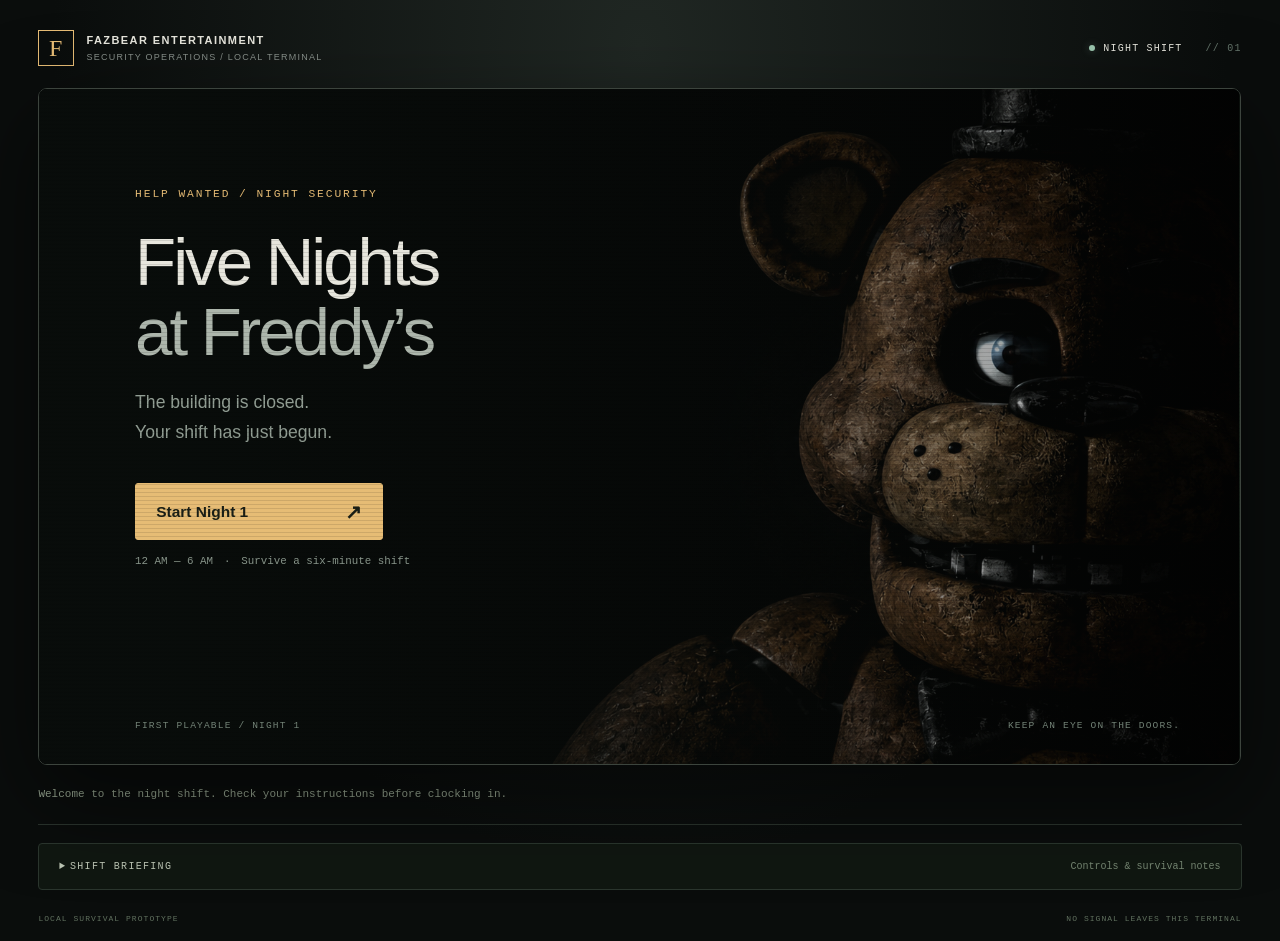
<file: index.html>
<!doctype html>
<html lang="en">
<head>
  <meta charset="utf-8">
  <meta name="viewport" content="width=device-width, initial-scale=1">
  <meta name="theme-color" content="#0b0e0e">
  <title>Five Nights at Freddy’s · Night 1</title>
  <link rel="icon" href="data:,">
  <link rel="stylesheet" href="styles.css">
</head>
<body>
  <main class="terminal">
    <header class="terminal-header">
      <div class="brand"><span class="brand-mark" aria-hidden="true">F</span><div>FAZBEAR ENTERTAINMENT<small>SECURITY OPERATIONS / LOCAL TERMINAL</small></div></div>
      <div class="connection"><span class="status-dot"></span> NIGHT SHIFT <span class="terminal-id">// 01</span></div>
    </header>

    <div id="game" class="game" aria-label="Night 1 survival game">
      <section id="menu" class="screen menu-screen" aria-labelledby="game-title">
        <img id="title-art" class="scene-art" alt="" hidden>
        <div class="menu-shade"></div>
        <div class="menu-copy">
          <p class="eyebrow">HELP WANTED / NIGHT SECURITY</p>
          <h1 id="game-title">Five Nights<br><span>at Freddy’s</span></h1>
          <p class="menu-intro">The building is closed.<br>Your shift has just begun.</p>
          <button id="start" class="primary-button">Start Night 1 <span aria-hidden="true">↗</span></button>
          <p class="shift-note">12 AM — 6 AM <span>·</span> Survive a six-minute shift</p>
        </div>
        <div id="title-fallback" class="title-fallback" aria-hidden="true"><div class="radar"><i></i><i></i><i></i><b>01</b></div><span>TEMPORARY SECURITY DISPLAY<br>TITLE ART PENDING</span></div>
        <div class="menu-footer"><span>FIRST PLAYABLE / NIGHT 1</span><span>KEEP AN EYE ON THE DOORS.</span></div>
      </section>

      <section id="play" class="screen" aria-label="Security office" hidden>
        <div id="office" class="office-scene">
          <div id="office-fallback" class="office-fallback"><div class="fallback-door left"></div><div class="fallback-door right"></div><span>TEMPORARY OFFICE · BACKGROUND PENDING</span><div class="fallback-desk"></div></div>
          <img id="office-art" class="scene-art" alt="Security office with a doorway on each side" hidden>
          <div id="office-layers" class="office-layers">
            <div id="left-glow" class="door-glow left" hidden></div><div id="right-glow" class="door-glow right" hidden></div>
            <img id="left-light-art" class="scene-art overlay-art" alt="" hidden><img id="right-light-art" class="scene-art overlay-art" alt="" hidden>
            <img id="left-threat-art" class="scene-art overlay-art" alt="" hidden><img id="right-threat-art" class="scene-art overlay-art" alt="" hidden>
            <div id="left-shutter" class="shutter left" hidden><span>WEST / SEALED</span></div><div id="right-shutter" class="shutter right" hidden><span>EAST / SEALED</span></div>
            <img id="left-door-art" class="scene-art overlay-art" alt="" hidden><img id="right-door-art" class="scene-art overlay-art" alt="" hidden>
          </div>
          <div id="left-threat" class="door-threat left" hidden></div><div id="right-threat" class="door-threat right" hidden></div>
          <div class="office-caption">SECURITY OFFICE <span>YOU ARE HERE</span></div>
        </div>

        <div id="monitor" class="monitor-scene" hidden>
          <img id="camera-art" class="scene-art" alt="" hidden>
          <div id="camera-fallback" class="camera-fallback"><span id="camera-fallback-title"></span><small id="camera-fallback-detail"></small></div>
          <div class="camera-vignette"></div>
          <div class="feed-title"><p class="eyebrow"><span class="record-dot"></span> LIVE FEED <span id="feed-code"></span></p><h2 id="feed-name"></h2></div>
          <div id="camera-enemies" class="camera-enemies"></div>
          <div id="camera-enemy-labels" class="camera-enemy-labels" aria-label="Live enemy positions"></div>
          <aside class="camera-map" aria-label="Camera selection"><div class="map-heading">FACILITY MAP <span>11 FEEDS</span></div><div id="map-grid" class="map-grid"></div><div class="map-office">WEST ◀ <b>YOUR OFFICE</b> ▶ EAST</div><p>Number keys select a feed</p></aside>
          <div class="feed-footer"><span id="feed-status"></span><span>SECURE CIRCUIT / CCTV</span></div>
        </div>

        <div id="outage-shade" class="outage-shade" hidden></div>
        <div id="hud" class="hud" aria-label="Night status">
          <div class="hud-location"><span id="view-label">OFFICE</span><small id="power-status">SYSTEMS ONLINE</small></div>
          <div class="hud-power"><div class="power-caption">POWER <strong id="power-value">100%</strong></div><div class="power-track"><div id="power-fill"></div></div><div class="usage-caption">USAGE <span id="usage-bars" aria-label="1 active power unit"></span></div></div>
          <div class="hud-clock"><strong id="clock">12 AM</strong><span>NIGHT 1 <i>·</i> <span id="shift-progress">00:00 / 06:00</span></span></div>
        </div>
        <div id="outage-message" class="outage-message" hidden><p class="eyebrow">EMERGENCY / POWER FAILURE</p><h2>Stay very still.</h2><p>All devices are offline. Dawn may still reach you.</p></div>
        <div class="control-dock">
          <div class="door-controls"><span class="control-label">WEST / LEFT</span><div><button id="left-door" aria-pressed="false"><kbd>A</kbd><span>Close door</span></button><button id="left-light" aria-pressed="false"><kbd>Q</kbd><span>Light</span></button></div></div>
          <button id="monitor-toggle" class="monitor-button" aria-pressed="false"><span class="monitor-icon" aria-hidden="true"></span><span id="monitor-label">Open monitor</span><kbd>SPACE</kbd></button>
          <div class="door-controls right"><span class="control-label">EAST / RIGHT</span><div><button id="right-light" aria-pressed="false"><kbd>E</kbd><span>Light</span></button><button id="right-door" aria-pressed="false"><kbd>D</kbd><span>Close door</span></button></div></div>
        </div>
      </section>

      <section id="result" class="screen result-screen" aria-labelledby="result-title" hidden>
        <img id="loss-art" class="scene-art" alt="" hidden><div class="result-shade"></div><div class="result-copy"><p id="result-kicker" class="eyebrow"></p><h2 id="result-title" tabindex="-1"></h2><p id="result-description"></p><div class="result-actions"><button id="retry" class="primary-button">Retry Night 1 <span aria-hidden="true">↗</span></button><button id="result-menu" class="secondary-button">Return to menu</button></div></div>
      </section>
      <div class="scanlines" aria-hidden="true"></div>
      <div id="pause-overlay" class="pause-overlay" hidden><p class="eyebrow">SHIFT SUSPENDED</p><h2>Night paused</h2><p id="pause-description">Your shift pauses while this tab is hidden.</p><button id="resume" class="primary-button">Resume shift</button></div>
    </div>

    <div class="below-scene"><p id="activity" role="status" aria-live="polite">Welcome to the night shift. Check your instructions before clocking in.</p><div><button id="pause-button" class="text-button" hidden>Pause <kbd>P</kbd></button><button id="menu-button" class="text-button" hidden>Menu <kbd>ESC</kbd></button></div></div>
    <details class="instructions"><summary>SHIFT BRIEFING <span>Controls & survival notes</span></summary><div class="briefing-grid"><div><h3>01 / Watch</h3><p>Raise the monitor with <kbd>Space</kbd> or <kbd>S</kbd>. Select a camera on the map or with <kbd>1–9</kbd>, <kbd>0</kbd>, <kbd>−</kbd>. CAM 6 is audio only.</p></div><div><h3>02 / Defend</h3><p><kbd>A</kbd> and <kbd>D</kbd> toggle left and right doors. Hold <kbd>Q</kbd> / <kbd>E</kbd> for doorway lights, or click to toggle them. Hold a door closed until a threat retreats.</p></div><div><h3>03 / Conserve</h3><p>Every device costs power. Use doors only when needed. At zero, everything opens and shuts down. Reach 6 AM before you are caught. <kbd>P</kbd> pauses; <kbd>Esc</kbd> returns to menu.</p></div></div><p class="briefing-note">Live nameplates mark actual enemies; room decoration is not a live threat. This first version is silent.</p></details>
    <div id="dev-panel" class="dev-panel" hidden><strong>DEVELOPMENT</strong><button id="dev-speed">Speed: 1×</button><button id="dev-advance">+10 seconds</button><button id="dev-threat">Bonnie at left door</button><button id="dev-outage">Drain power</button><button id="dev-dawn">5 seconds to dawn</button><span>Shift+F cycles speed</span></div>
    <footer class="terminal-footer"><span>LOCAL SURVIVAL PROTOTYPE</span><span>NO SIGNAL LEAVES THIS TERMINAL</span></footer>
    <noscript>This game needs JavaScript enabled in your browser.</noscript>
  </main>
  <script type="module" src="src/main.js"></script>
</body>
</html>
</file>
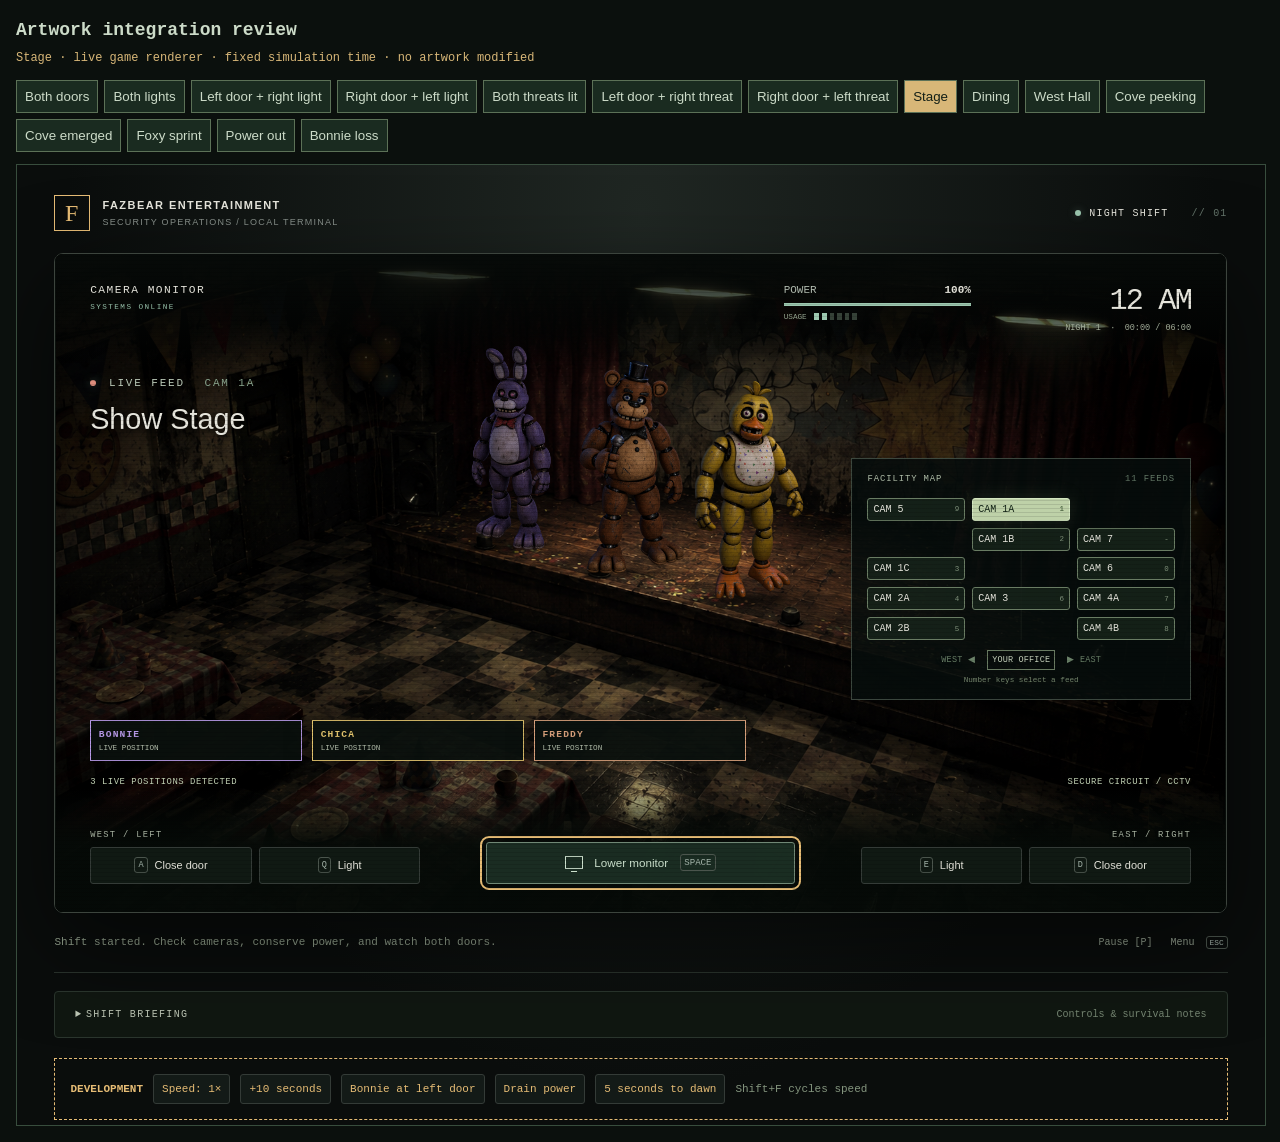
<file: tests/artwork-review.html>
<!doctype html>
<html lang="en"><head><meta charset="utf-8"><meta name="viewport" content="width=device-width, initial-scale=1"><title>Artwork integration review</title><link rel="icon" href="data:,"><style>body{margin:16px;background:#0b100d;color:#ccdbc8;font:12px/1.6 monospace}h1{font-size:18px;margin:0}nav{display:flex;flex-wrap:wrap;gap:6px;margin:12px 0}button{background:#1a2b20;border:1px solid #5c7157;color:#ccdbc8;padding:8px;cursor:pointer}button[aria-pressed=true]{background:#d8b778;color:#142017}iframe{display:block;width:100%;height:960px;border:1px solid #384d3d}#review-status{color:#d8b778;margin:4px 0}</style></head><body><h1>Artwork integration review</h1><p id="review-status">Loading the real game in manual development mode…</p><nav id="fixtures" aria-label="Artwork fixtures"></nav><iframe id="review-frame" src="../?dev=1&amp;manual=1" title="Artwork fixture"></iframe><script type="module" src="artwork-review.js"></script></body></html>
</file>
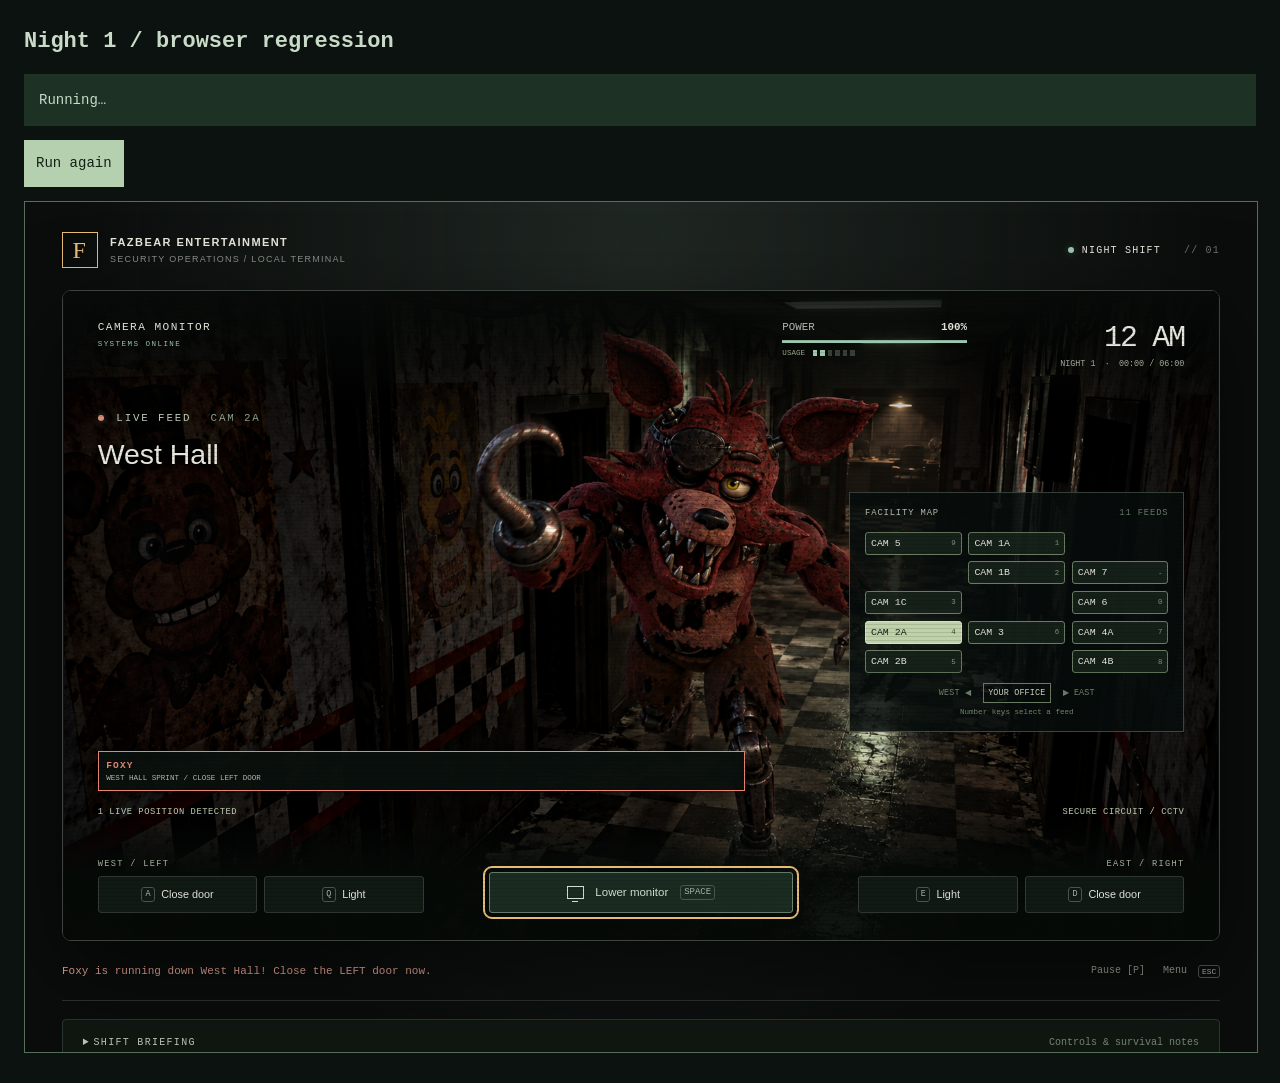
<file: tests/browser-tests.html>
<!doctype html>
<html lang="en"><head><meta charset="utf-8"><meta name="viewport" content="width=device-width, initial-scale=1"><title>Night 1 browser regression</title><link rel="icon" href="data:,"><style>body{background:#0c120f;color:#c9dac8;font:14px/1.6 monospace;margin:24px}h1{font-size:22px}li{margin:4px}.pass{color:#a6d9ae}.fail{color:#ff9988}iframe{width:100%;height:850px;border:1px solid #576e59}#summary{padding:15px;background:#1d3124}button{padding:12px;background:#b5d0af;color:#132016;border:0;font:inherit;cursor:pointer}</style></head>
<body><h1>Night 1 / browser regression</h1><p id="summary" role="status">Running…</p><button onclick="location.reload()">Run again</button><ol id="results"></ol><iframe id="game-frame" src="../?dev=1&amp;manual=1" title="Game under test"></iframe><script type="module" src="browser-tests.js"></script></body></html>
</file>
<file: styles.css>
:root { color-scheme: dark; --paper:#e7e6dd; --muted:#89918c; --amber:#e6bc75; --mint:#9cc7af; --red:#e99b8d; --edge:#343b37; font-family:Arial,Helvetica,sans-serif; background:#0a0d0c; color:var(--paper); }
* { box-sizing:border-box; }
body { margin:0; background:radial-gradient(ellipse at 50% 5%,#202723 0,transparent 65%),#0a0d0c; min-height:100vh; }
button,summary { -webkit-tap-highlight-color:transparent; }
button { font:inherit; color:inherit; cursor:pointer; border:1px solid var(--edge); border-radius:3px; background:#131a17; transition:background .15s,border-color .15s; }
button:hover:not(:disabled) { background:#29352c; border-color:var(--mint); }
button:focus-visible,summary:focus-visible { outline:2px solid var(--amber); outline-offset:4px; }
button:disabled { opacity:.38; cursor:not-allowed; }
[hidden] { display:none!important; }
kbd { font: .78em ui-monospace,SFMono-Regular,Consolas,monospace; color:#a8b8ae; border:1px solid #4b554d; border-radius:3px; padding:.2em .38em; white-space:nowrap; }
.terminal { width:min(1240px,94vw); margin:0 auto; padding:30px 0 18px; }
.terminal-header,.brand,.connection { display:flex; align-items:center; }
.terminal-header { justify-content:space-between; margin-bottom:22px; gap:10px; }
.brand { gap:12px; font-size:11px; font-weight:700; letter-spacing:.13em; }
.brand small { display:block; color:var(--muted); font-size:9px; margin-top:6px; font-weight:400; letter-spacing:.14em; }
.brand-mark { display:grid; place-items:center; border:1px solid var(--amber); color:var(--amber); width:36px; height:36px; font:24px Georgia,serif; }
.connection { font:10px ui-monospace,monospace; letter-spacing:.12em; gap:8px; }
.status-dot,.record-dot { display:inline-block; width:6px; height:6px; border-radius:50%; background:var(--mint); box-shadow:0 0 8px #9cc7af50; }
.terminal-id { color:#637369; margin-left:15px; }
.game { position:relative; width:100%; aspect-ratio:16/9; background:#080b09; overflow:hidden; border:1px solid #3c443d; border-radius:9px; box-shadow:0 30px 90px #0008; container-type:inline-size; font-size:1.1cqw; }
.screen { position:absolute; inset:0; }
.scene-art { position:absolute; inset:0; width:100%; height:100%; object-fit:contain; pointer-events:none; }
.scanlines { position:absolute; inset:0; pointer-events:none; z-index:8; opacity:.11; background:repeating-linear-gradient(0deg,transparent 0,transparent 3px,#000 3px,#000 4px); }
.eyebrow { font: .8em ui-monospace,SFMono-Regular,Consolas,monospace; letter-spacing:.17em; color:var(--amber); }
.menu-screen { background:radial-gradient(ellipse at 76% 45%,#27372a,#0b110d 58%); }
.menu-shade { position:absolute; inset:0; background:linear-gradient(90deg,#090d0bef 10%,#0a0e0c90 55%,#0a0d0c30); }
.menu-copy { position:absolute; left:8%; top:13%; width:58%; z-index:2; }
.menu-copy h1 { font-size:5.6cqw; line-height:1.04; font-weight:500; letter-spacing:-.045em; margin:.4em 0 .32em; }
.menu-copy h1 span { color:#adb6ac; }
.menu-intro { font-size:1.25em; line-height:1.7; color:#929e94; margin-bottom:2em; }
.primary-button { background:var(--amber); border-color:var(--amber); color:#191e16; padding:1em 1.3em; font-size:1.1em; font-weight:700; min-width:16em; text-align:left; display:inline-flex; align-items:center; justify-content:space-between; gap:2em; }
.primary-button:hover:not(:disabled) { background:#efd7a8; color:#121910; border-color:#efd7a8; }
.primary-button span { font-size:1.3em; }
.shift-note { font:.77em ui-monospace,monospace; color:#89968b; margin-top:1.4em; }.shift-note span { padding:0 .4em; }
.title-fallback { position:absolute; right:5%; top:18%; width:36%; height:65%; display:flex; flex-direction:column; align-items:center; justify-content:center; color:#6c8472; font:.65em ui-monospace,monospace; letter-spacing:.16em; text-align:center; gap:3em; }
.radar { position:relative; width:25cqw; height:25cqw; border:1px solid #58725b50; border-radius:50%; background:repeating-linear-gradient(90deg,transparent 0,transparent 24px,#708a6e0c 25px),repeating-linear-gradient(0deg,transparent 0,transparent 24px,#708a6e0c 25px); display:grid; place-items:center; box-shadow:0 0 70px #759e7520; }
.radar:before,.radar:after { content:''; position:absolute; background:#75937150; }.radar:before { height:1px; width:112%; }.radar:after { width:1px; height:112%; }.radar i { position:absolute; inset:14%; border:1px solid #58725b50; border-radius:50%; }.radar i:nth-child(2) { inset:28%; }.radar i:nth-child(3) { inset:42%; background:#78926f15; }.radar b { font:3.8cqw Georgia,serif; color:#98b28f; background:#1a261e; z-index:1; padding:.2em; }
.menu-footer { position:absolute; bottom:4.8%; left:8%; right:5%; display:flex; justify-content:space-between; font:.68em ui-monospace,monospace; color:#748478; letter-spacing:.12em; }
.office-scene,.monitor-scene,.office-layers { position:absolute; inset:0; }
.office-caption { position:absolute; left:43%; bottom:20%; font:.65em ui-monospace,monospace; letter-spacing:.12em; color:#a6b19c99; text-align:center; }.office-caption span { display:block; margin-top:.6em; font-size:.8em; }
.hud { position:absolute; inset:0 0 auto; height:17%; display:flex; align-items:flex-start; padding:2.6% 3%; gap:3%; background:linear-gradient(#070b09ed,transparent); z-index:4; pointer-events:none; }
.hud-location { display:flex; flex-direction:column; gap:.6em; flex:1; font:.82em ui-monospace,monospace; letter-spacing:.13em; }.hud-location small { font-size:.68em; color:var(--mint); }
.hud-power { width:17%; font:.8em ui-monospace,monospace; }.power-caption { display:flex; justify-content:space-between; gap:.6em; color:#b4beb2; }.power-caption strong { color:var(--paper); }.power-track { margin:.6em 0; height:3px; background:#40483e; }.power-track div { background:var(--mint); height:100%; transition:width .1s; }.usage-caption { font-size:.7em; color:#96a791; display:flex; align-items:center; gap:1em; }.usage-caption span { display:flex; gap:3px; }.usage-caption i { display:block; width:.6em; height:.9em; background:#9cc7af; }.usage-caption i.inactive { background:#354137; }
.hud-clock { width:17%; display:flex; flex-direction:column; align-items:flex-end; gap:.3em; }.hud-clock>strong { font:2.2em ui-monospace,monospace; letter-spacing:-.06em; }.hud-clock>span { font:.62em ui-monospace,monospace; color:#a6b19d; }.hud-clock i { margin:0 .5em; font-style:normal; }
.office-fallback { position:absolute; inset:0; background:linear-gradient(0deg,#22271e,#111810); }.office-fallback>span { position:absolute; left:30%; top:35%; color:#7f8a78; font-size:.8em; letter-spacing:.1em; }.fallback-door { position:absolute; top:11%; bottom:8%; width:15%; background:#020503; border:1cqw solid #343c30; }.fallback-door.left { left:4%; }.fallback-door.right { right:4%; }.fallback-desk { position:absolute; bottom:0; left:23%; right:23%; height:30%; background:#0b100c; border-top:1cqw solid #3f4937; }
/* Every office image is a full-canvas layer in one 16:9 coordinate system.
   CSS fallback geometry uses percentages of that same canvas, never viewport pixels. */
.door-glow,.shutter { position:absolute; top:10%; width:14%; height:88%; pointer-events:none; }.door-glow.left,.shutter.left { left:4.8%; }.door-glow.right,.shutter.right { right:4.8%; }.door-glow { background:linear-gradient(0deg,#e7d3a330,#ffdd7d40); box-shadow:0 0 5cqw #f9ce751c; border:1px solid #e9d79e66; }.shutter { background:repeating-linear-gradient(0deg,#252d2a 0,#252d2a 2.5%,#4d5750 2.8%,#111c15 3.2%); border:2px solid #89917f; box-shadow:0 0 2cqw #000; display:grid; place-items:center; }.shutter span { font:.72em ui-monospace,monospace; writing-mode:vertical-rl; color:#b6c5b0; letter-spacing:.3em; background:#0c160edb; padding:1em; }
/* Current office variants are opaque full scenes. Clip each to its own side so
   the right-side image cannot erase the independent left-side state. This also
   accepts future transparent overlays without changing their canvas alignment. */
#left-door-art,#left-light-art,#left-threat-art { clip-path:inset(0 76% 0 0); }
#right-door-art,#right-light-art,#right-threat-art { clip-path:inset(0 0 0 76%); }
.door-threat { position:absolute; top:43%; max-width:21%; border:1px solid #e99b8d; color:#f1cabf; background:#27100cec; padding:.8em; font:.72em ui-monospace,monospace; line-height:1.7; z-index:3; box-shadow:0 0 30px #0008; }.door-threat.left { left:4%; }.door-threat.right { right:4%; }.door-threat strong { display:block; color:#fff0db; }.door-threat small { display:block; font-size:.8em; color:#d3ad99; }
.control-dock { position:absolute; bottom:0; left:0; right:0; padding:3.5% 3% 2.4%; background:linear-gradient(transparent,#050a07ed 45%); display:flex; align-items:flex-end; justify-content:space-between; gap:3%; z-index:5; }.door-controls { width:30%; }.control-label { display:block; font:.64em ui-monospace,monospace; color:#aab5a3; margin-bottom:.8em; letter-spacing:.15em; }.door-controls.right .control-label { text-align:right; }.door-controls>div { display:flex; gap:.5em; }.door-controls button { display:flex; align-items:center; justify-content:center; gap:.6em; padding:.9em .75em; background:#111a15f0; white-space:nowrap; flex:1; font-size:.8em; }.door-controls button[aria-pressed=true] { background:#4e3a24ed; border-color:var(--amber); color:#f3d5a4; }.door-controls button[aria-pressed=true] kbd { border-color:#c9a263; color:#f3d5a4; }.monitor-button { min-width:28%; display:flex; align-items:center; justify-content:center; padding:1em; gap:1em; font-size:.85em; background:#1c2e24f5; border-color:#708775; color:#cce0cd; }.monitor-icon { width:1.5em; height:1.1em; border:1px solid currentColor; position:relative; }.monitor-icon:after { content:''; position:absolute; bottom:-.35em; left:30%; width:40%; height:1px; background:currentColor; }
.monitor-scene { background:#18241b; }.camera-vignette { position:absolute; inset:0; box-shadow:inset 0 0 15cqw #0009; background:linear-gradient(90deg,#0003,transparent 50%,#0005); pointer-events:none; }.feed-title { position:absolute; left:3%; top:17%; }.feed-title .eyebrow { color:#becdbb; }.record-dot { background:#dc8c7c; margin-right:.4em; }.feed-title h2 { font-size:2.1em; font-weight:400; margin:.5em 0; text-shadow:0 2px 6px #000; }.feed-title .eyebrow>span:last-child { margin-left:1em; color:#8aa68f; }
.camera-fallback { position:absolute; inset:0; background:repeating-linear-gradient(90deg,transparent 0,transparent 8%,#98b98e08 8.1%),repeating-linear-gradient(0deg,#142018 0,#142018 8%,#98b98e15 8.1%); display:flex; flex-direction:column; justify-content:center; padding-left:9%; gap:1em; color:#92a98d; }.camera-fallback>span { font:2.3em ui-monospace,monospace; letter-spacing:.1em; }.camera-fallback>small { font:.75em ui-monospace,monospace; color:#7d9278; max-width:48%; overflow-wrap:anywhere; line-height:1.8; }
.camera-map { position:absolute; right:3%; top:31%; width:29%; background:#070e0cda; border:1px solid #7f93816e; padding:1.1em; }.map-heading { display:flex; justify-content:space-between; font:.65em ui-monospace,monospace; letter-spacing:.1em; color:#b3c1ac; }.map-heading span { color:#657a68; }.map-grid { display:grid; grid-template-columns:repeat(3,1fr); grid-template-rows:repeat(5,1fr); gap:.5em; margin:1em 0; background:linear-gradient(90deg,transparent 49.8%,#69796333 50%,transparent 50.3%); }.camera-choice { display:flex; justify-content:space-between; align-items:center; padding:.5em; font:.73em ui-monospace,monospace; background:#17241ad9; border-color:#697c63; }.camera-choice small { font-size:.75em; color:#82947d; }.camera-choice[aria-pressed=true] { background:#bed1a8; color:#102014; border-color:#d3e6c0; box-shadow:0 0 20px #a9cf8d22; }.camera-choice[aria-pressed=true] small { color:#334c2b; }.map-office { font:.62em ui-monospace,monospace; color:#6b8269; text-align:center; letter-spacing:.02em; }.map-office b { color:#c9d5bf; border:1px solid #687a61; padding:.5em; margin:0 .8em; font-weight:400; }.camera-map>p { margin:1.4em 0 0; text-align:center; font:.56em ui-monospace,monospace; color:#75866d; }
.camera-enemies { position:absolute; inset:0; pointer-events:none; z-index:1; }
.enemy-marker { position:absolute; aspect-ratio:2/3; transform:translateX(-50%); }
.enemy-marker.has-art:before { content:''; position:absolute; left:20%; right:20%; bottom:-1%; height:5%; border-radius:50%; background:#0008; filter:blur(3px); }
.enemy-marker img { position:absolute; inset:0; width:100%; height:100%; object-fit:contain; object-position:bottom; filter:brightness(.88); }
.camera-enemy-labels { position:absolute; left:3%; bottom:23%; width:56%; display:flex; gap:.7em; z-index:3; pointer-events:none; }
.enemy-label { flex:1; min-width:0; border:1px solid var(--enemy-color); background:#0a100df2; padding:.8em; font:.7em ui-monospace,monospace; color:var(--enemy-color); box-shadow:0 0 25px #0008; }
.enemy-label strong { display:block; letter-spacing:.12em; }
.enemy-label small { display:block; margin-top:.5em; color:#b2bcaa; font-size:.8em; }
.feed-title,.camera-map { z-index:3; }
.feed-footer { position:absolute; left:3%; right:3%; bottom:19%; display:flex; justify-content:space-between; color:#c2d2b5; font:.65em ui-monospace,monospace; letter-spacing:.06em; z-index:3; }
.outage-shade { position:absolute; inset:0; background:#000b; z-index:2; }.outage-message { position:absolute; top:37%; left:27%; right:27%; text-align:center; z-index:3; }.outage-message h2 { font-size:3em; font-weight:400; margin:.3em 0; }.outage-message>p:last-child { color:#a9aea4; font-size:.9em; line-height:1.6; }
.result-screen { background:radial-gradient(ellipse at 50% 85%,#282f21,#080c09 70%); }.result-screen.loss { background:radial-gradient(ellipse at 50% 85%,#432a20,#100c0a 70%); }.result-shade { position:absolute; inset:0; background:#090c09a8; }.result-copy { position:absolute; inset:18% 13%; text-align:center; display:flex; flex-direction:column; align-items:center; justify-content:center; }.result-copy h2 { font-size:7cqw; font-weight:400; letter-spacing:-.04em; margin:.1em 0 .2em; outline:none; }.result-copy>p:not(.eyebrow) { font-size:1.15em; color:#adb7a6; max-width:35em; line-height:1.8; }.result-actions { display:flex; margin-top:1.7em; gap:1em; }.secondary-button { padding:1em 1.5em; background:#101912; font-size:1.1em; }.pause-overlay { position:absolute; inset:0; background:#07100ef5; z-index:10; display:flex; flex-direction:column; align-items:center; justify-content:center; }.pause-overlay h2 { font-size:4cqw; font-weight:400; margin:.25em; }.pause-overlay>p:not(.eyebrow) { color:#9da99a; margin-bottom:2em; }
.below-scene { display:flex; gap:20px; align-items:center; justify-content:space-between; padding:16px 0; min-height:60px; border-bottom:1px solid #2a332d; }.below-scene>p { margin:0; font:11px/1.7 ui-monospace,monospace; color:#97a691; }.below-scene>p[data-tone=danger] { color:#efa99a; }.below-scene>p[data-tone=safe] { color:#b7d5a9; }.below-scene>div { display:flex; white-space:nowrap; gap:18px; }.text-button { border:none; background:transparent; font:10px ui-monospace,monospace; color:#9aa795; padding:5px 0; }.text-button:hover:not(:disabled) { background:transparent; color:var(--paper); }.text-button kbd { margin-left:5px; }
.instructions { margin-top:18px; border:1px solid #2b362e; border-radius:4px; background:#101711; }.instructions summary { cursor:pointer; padding:17px 20px; font:10px ui-monospace,monospace; letter-spacing:.13em; color:#bdc6b5; }.instructions summary>span { float:right; font-size:10px; color:#768773; letter-spacing:0; }.briefing-grid { display:grid; grid-template-columns:repeat(3,1fr); padding:0 20px; gap:28px; }.briefing-grid h3 { font:11px ui-monospace,monospace; color:var(--amber); }.briefing-grid p { font-size:12px; color:#a0ad98; line-height:1.9; }.briefing-note { padding:0 20px 10px; font-size:11px; color:#798b75; line-height:1.7; }.terminal-footer { display:flex; justify-content:space-between; margin-top:24px; font:8px ui-monospace,monospace; color:#61715f; letter-spacing:.13em; }.dev-panel { display:flex; flex-wrap:wrap; align-items:center; gap:10px; margin-top:20px; padding:15px; border:1px dashed var(--amber); font:11px ui-monospace,monospace; color:var(--amber); }.dev-panel button { padding:8px; }.dev-panel span { color:#85967f; }
@media(max-width:700px) { .terminal { width:96vw; padding-top:15px; }.terminal-header { margin-bottom:14px; }.brand { font-size:8px; gap:7px; }.brand small { font-size:6px; }.brand-mark { width:28px; height:28px; font-size:18px; }.connection { font-size:7px; gap:5px; }.terminal-id { margin-left:2px; }.game { border-radius:5px; }.below-scene { flex-direction:column; align-items:flex-start; gap:8px; padding:10px 2px; }.below-scene>p { font-size:10px; }.below-scene>div { align-self:flex-end; }.briefing-grid { grid-template-columns:1fr; gap:4px; }.instructions summary { font-size:8px; padding:14px; }.instructions summary>span { font-size:8px; }.terminal-footer { font-size:6px; gap:8px; }.door-controls button { padding:1.1em .5em; }.monitor-button { padding:1.2em .6em; }.control-dock { padding-bottom:3%; }.door-controls { width:31%; }.monitor-icon { display:none; }.title-fallback>span { font-size:1.1em; }.menu-copy { top:11%; }.menu-copy .primary-button { font-size:1.2em; }.menu-intro { margin-bottom:1.4em; }.camera-map { width:31%; top:29%; }.feed-footer { bottom:21%; }.hud { height:18%; }.hud-power { width:20%; }.hud-clock { width:20%; } }
@media(prefers-reduced-motion:reduce) { * { transition:none!important; } }
</file>
